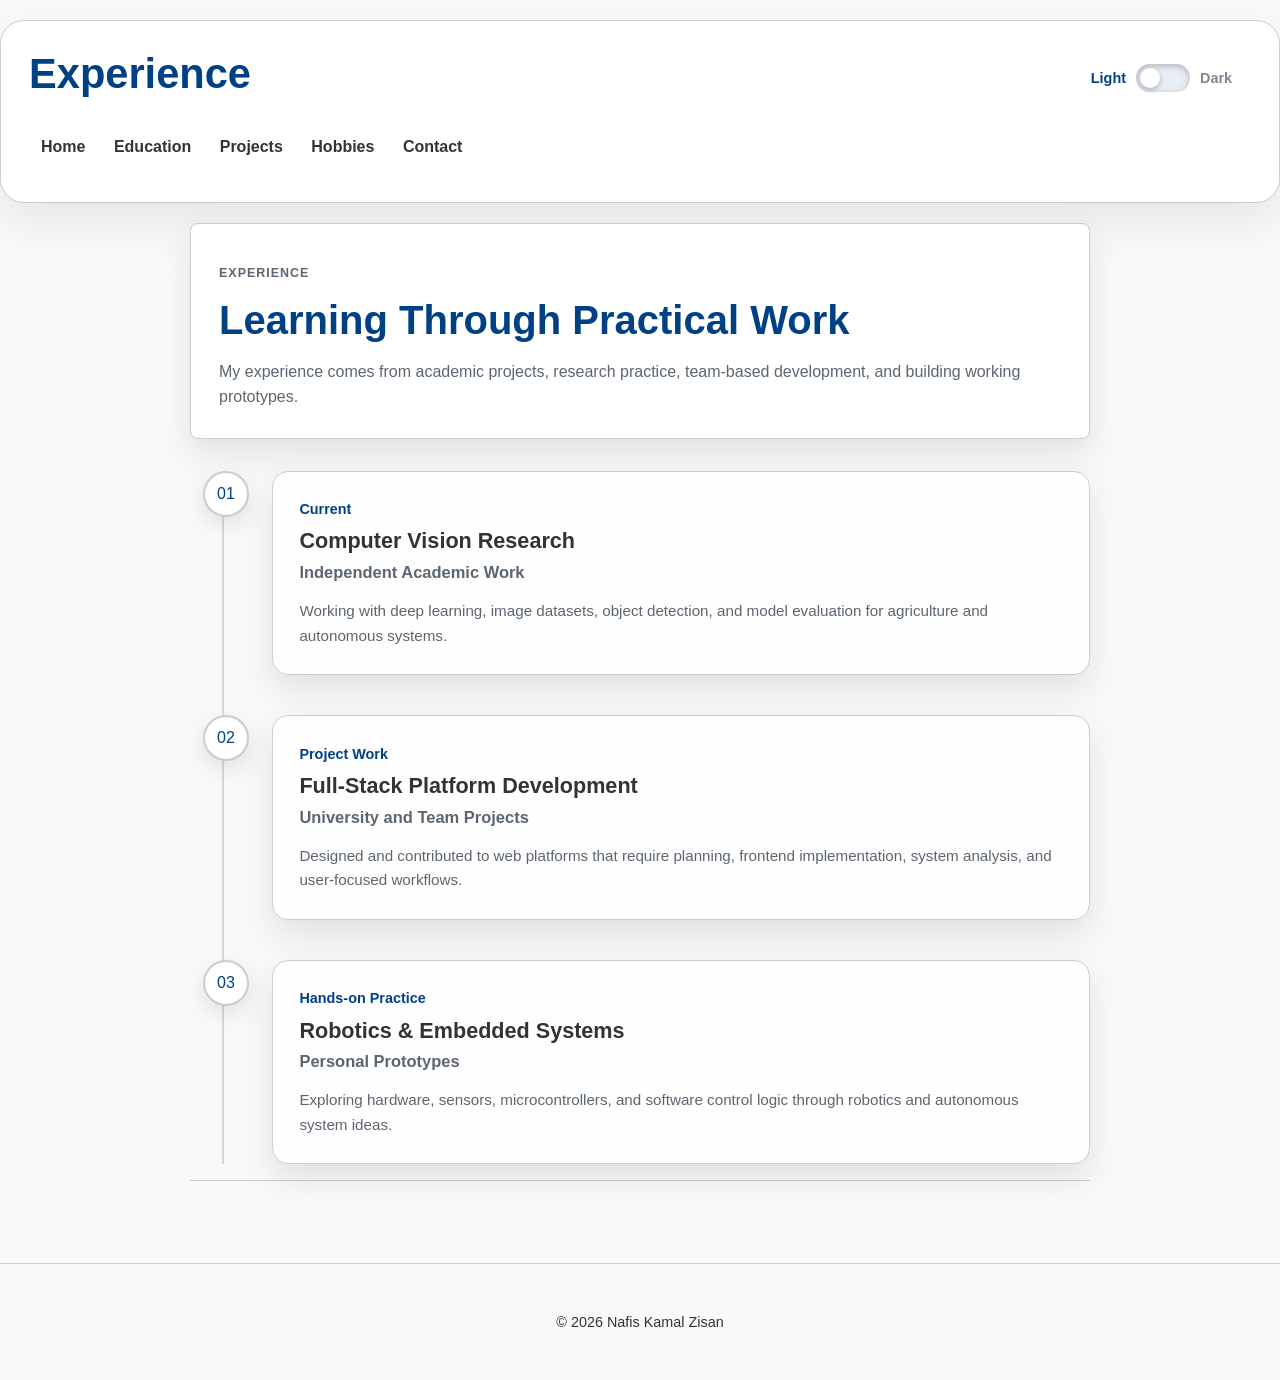
<file: experience.html>
<!DOCTYPE html>
<html lang="en">
<head>
    <meta charset="UTF-8">
    <meta name="viewport" content="width=device-width, initial-scale=1.0">
    <title>Experience | Nafis Kamal Zisan</title>
    <link rel="stylesheet" href="style.css">
    <script src="theme.js" defer></script>
</head>
<body class="light-mode">
    <header>
        <h1>Experience</h1>
        <button id="theme-toggle" class="theme-toggle" type="button">
            <span class="theme-toggle__label theme-toggle__label--light">Light</span>
            <span class="theme-toggle__track">
                <span class="theme-toggle__thumb"></span>
            </span>
            <span class="theme-toggle__label theme-toggle__label--dark">Dark</span>
        </button>
        <nav>
            <ul>
                <li><a href="index.html">Home</a></li>
                <li><a href="index.html#education">Education</a></li>
                <li><a href="projects.html">Projects</a></li>
                <li><a href="hobbies.html">Hobbies</a></li>
                <li><a href="index.html#contact">Contact</a></li>
            </ul>
        </nav>
    </header>

    <main>
        <section class="page-hero">
            <p class="section-kicker">Experience</p>
            <h2>Learning Through Practical Work</h2>
            <p>My experience comes from academic projects, research practice, team-based development, and building working prototypes.</p>
        </section>

        <section>
            <div class="education-timeline">
                <article class="education-item">
                    <div class="education-icon" aria-hidden="true">01</div>
                    <div class="education-card">
                        <span class="edu-period">Current</span>
                        <h3 class="edu-degree">Computer Vision Research</h3>
                        <div class="edu-institution">Independent Academic Work</div>
                        <p class="edu-desc">Working with deep learning, image datasets, object detection, and model evaluation for agriculture and autonomous systems.</p>
                    </div>
                </article>

                <article class="education-item">
                    <div class="education-icon" aria-hidden="true">02</div>
                    <div class="education-card">
                        <span class="edu-period">Project Work</span>
                        <h3 class="edu-degree">Full-Stack Platform Development</h3>
                        <div class="edu-institution">University and Team Projects</div>
                        <p class="edu-desc">Designed and contributed to web platforms that require planning, frontend implementation, system analysis, and user-focused workflows.</p>
                    </div>
                </article>

                <article class="education-item">
                    <div class="education-icon" aria-hidden="true">03</div>
                    <div class="education-card">
                        <span class="edu-period">Hands-on Practice</span>
                        <h3 class="edu-degree">Robotics & Embedded Systems</h3>
                        <div class="edu-institution">Personal Prototypes</div>
                        <p class="edu-desc">Exploring hardware, sensors, microcontrollers, and software control logic through robotics and autonomous system ideas.</p>
                    </div>
                </article>
            </div>
        </section>
    </main>

    <footer>
        <p>&copy; 2026 Nafis Kamal Zisan</p>
    </footer>
</body>
</html>
</file>
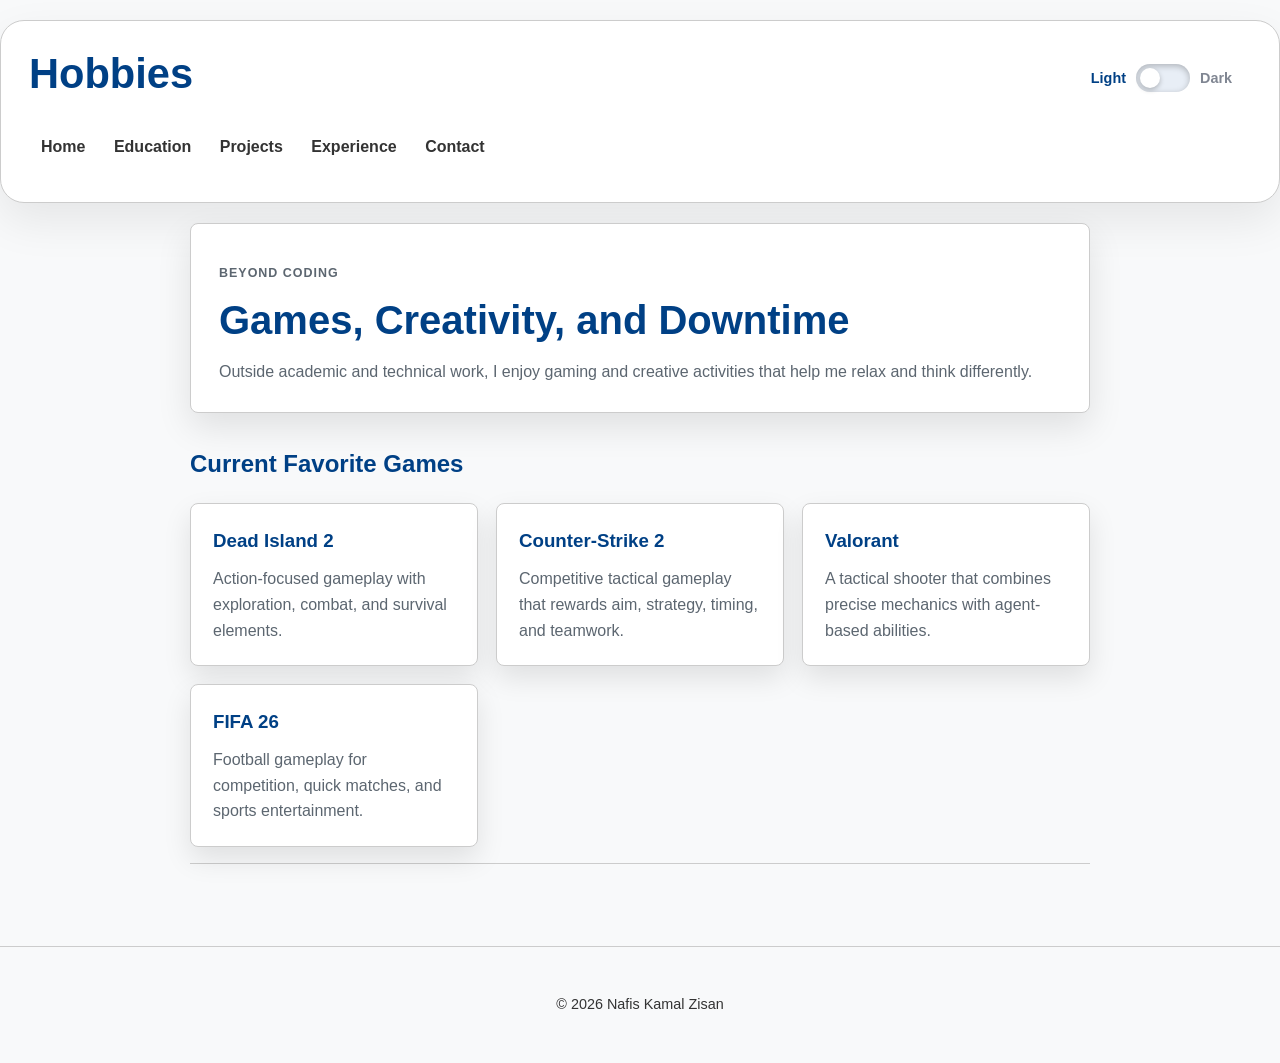
<file: hobbies.html>
<!DOCTYPE html>
<html lang="en">
<head>
    <meta charset="UTF-8">
    <meta name="viewport" content="width=device-width, initial-scale=1.0">
    <title>Hobbies | Nafis Kamal Zisan</title>
    <link rel="stylesheet" href="style.css">
    <script src="theme.js" defer></script>
</head>
<body class="light-mode">
    <header>
        <h1>Hobbies</h1>
        <button id="theme-toggle" class="theme-toggle" type="button">
            <span class="theme-toggle__label theme-toggle__label--light">Light</span>
            <span class="theme-toggle__track">
                <span class="theme-toggle__thumb"></span>
            </span>
            <span class="theme-toggle__label theme-toggle__label--dark">Dark</span>
        </button>
        <nav>
            <ul>
                <li><a href="index.html">Home</a></li>
                <li><a href="index.html#education">Education</a></li>
                <li><a href="projects.html">Projects</a></li>
                <li><a href="experience.html">Experience</a></li>
                <li><a href="index.html#contact">Contact</a></li>
            </ul>
        </nav>
    </header>

    <main>
        <section class="page-hero">
            <p class="section-kicker">Beyond Coding</p>
            <h2>Games, Creativity, and Downtime</h2>
            <p>Outside academic and technical work, I enjoy gaming and creative activities that help me relax and think differently.</p>
        </section>

        <section>
            <h2>Current Favorite Games</h2>
            <div class="detail-grid">
                <article class="detail-card">
                    <h3>Dead Island 2</h3>
                    <p>Action-focused gameplay with exploration, combat, and survival elements.</p>
                </article>

                <article class="detail-card">
                    <h3>Counter-Strike 2</h3>
                    <p>Competitive tactical gameplay that rewards aim, strategy, timing, and teamwork.</p>
                </article>

                <article class="detail-card">
                    <h3>Valorant</h3>
                    <p>A tactical shooter that combines precise mechanics with agent-based abilities.</p>
                </article>

                <article class="detail-card">
                    <h3>FIFA 26</h3>
                    <p>Football gameplay for competition, quick matches, and sports entertainment.</p>
                </article>
            </div>
        </section>
    </main>

    <footer>
        <p>&copy; 2026 Nafis Kamal Zisan</p>
    </footer>
</body>
</html>
</file>
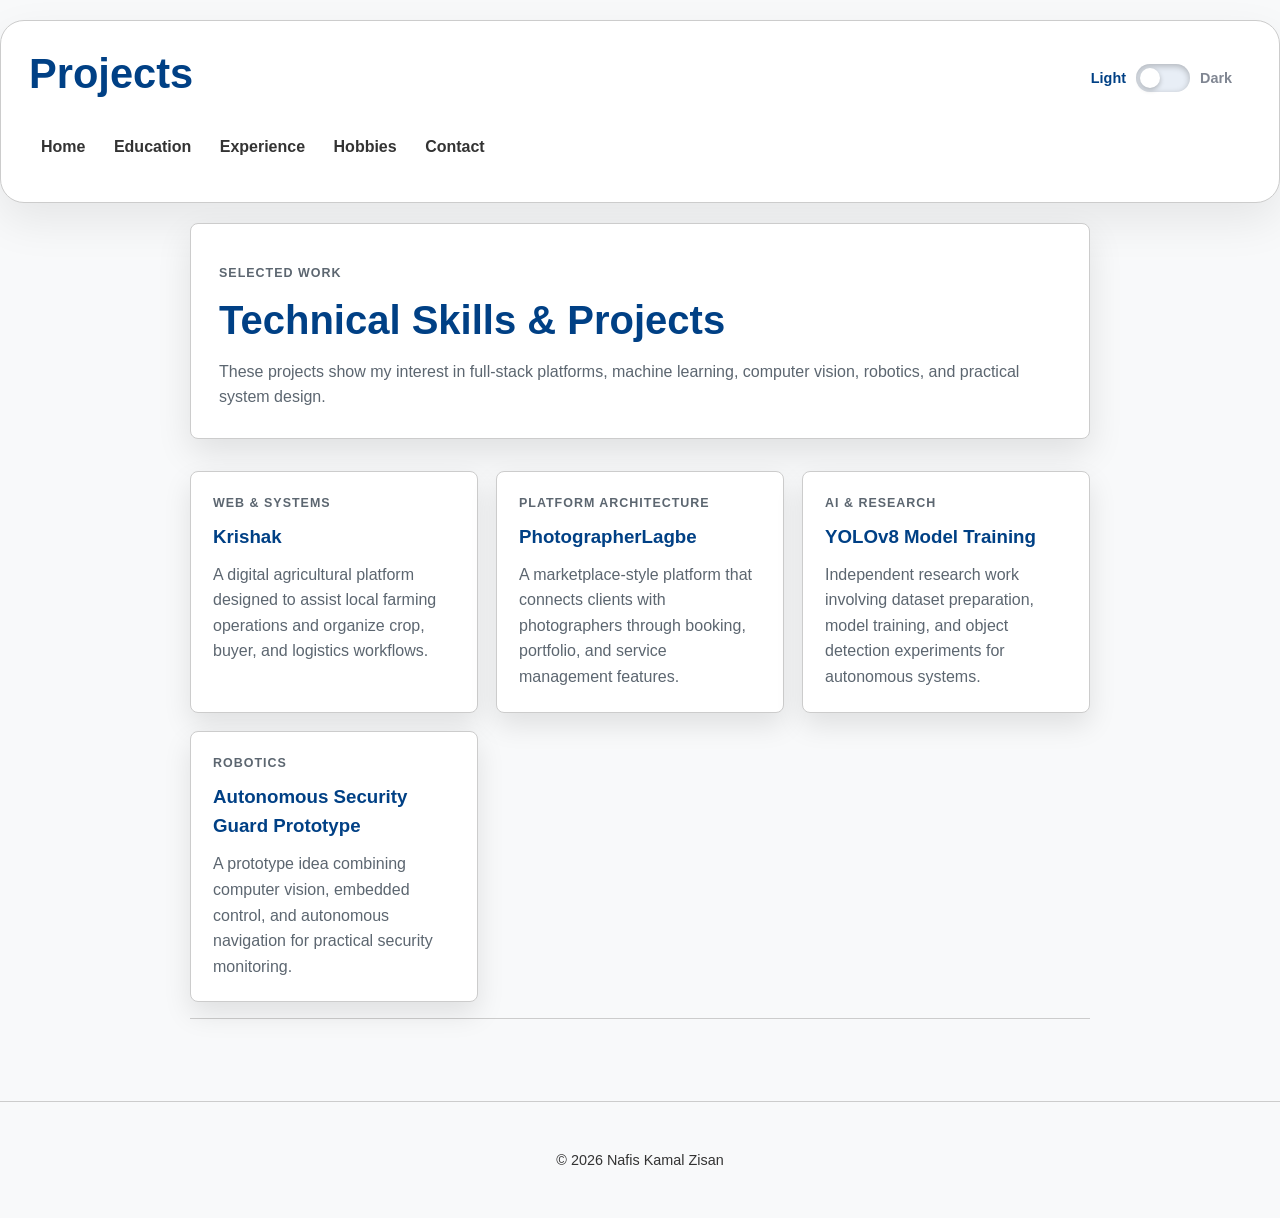
<file: projects.html>
<!DOCTYPE html>
<html lang="en">
<head>
    <meta charset="UTF-8">
    <meta name="viewport" content="width=device-width, initial-scale=1.0">
    <title>Projects | Nafis Kamal Zisan</title>
    <link rel="stylesheet" href="style.css">
    <script src="theme.js" defer></script>
</head>
<body class="light-mode">
    <header>
        <h1>Projects</h1>
        <button id="theme-toggle" class="theme-toggle" type="button">
            <span class="theme-toggle__label theme-toggle__label--light">Light</span>
            <span class="theme-toggle__track">
                <span class="theme-toggle__thumb"></span>
            </span>
            <span class="theme-toggle__label theme-toggle__label--dark">Dark</span>
        </button>
        <nav>
            <ul>
                <li><a href="index.html">Home</a></li>
                <li><a href="index.html#education">Education</a></li>
                <li><a href="experience.html">Experience</a></li>
                <li><a href="hobbies.html">Hobbies</a></li>
                <li><a href="index.html#contact">Contact</a></li>
            </ul>
        </nav>
    </header>

    <main>
        <section class="page-hero">
            <p class="section-kicker">Selected Work</p>
            <h2>Technical Skills & Projects</h2>
            <p>These projects show my interest in full-stack platforms, machine learning, computer vision, robotics, and practical system design.</p>
        </section>

        <section>
            <div class="detail-grid">
                <article class="detail-card">
                    <span class="detail-meta">Web & Systems</span>
                    <h3>Krishak</h3>
                    <p>A digital agricultural platform designed to assist local farming operations and organize crop, buyer, and logistics workflows.</p>
                </article>

                <article class="detail-card">
                    <span class="detail-meta">Platform Architecture</span>
                    <h3>PhotographerLagbe</h3>
                    <p>A marketplace-style platform that connects clients with photographers through booking, portfolio, and service management features.</p>
                </article>

                <article class="detail-card">
                    <span class="detail-meta">AI & Research</span>
                    <h3>YOLOv8 Model Training</h3>
                    <p>Independent research work involving dataset preparation, model training, and object detection experiments for autonomous systems.</p>
                </article>

                <article class="detail-card">
                    <span class="detail-meta">Robotics</span>
                    <h3>Autonomous Security Guard Prototype</h3>
                    <p>A prototype idea combining computer vision, embedded control, and autonomous navigation for practical security monitoring.</p>
                </article>
            </div>
        </section>
    </main>

    <footer>
        <p>&copy; 2026 Nafis Kamal Zisan</p>
    </footer>
</body>
</html>
</file>
<file: style.css>
/* Variables for Light and Dark Mode */
:root {
    --bg-color: #f8f9fa;
    --text-color: #333333;
    --primary-color: #004085;
    --table-bg: #ffffff;
    --table-border: #cccccc;
    --surface-color: #ffffff;
    --surface-shadow: rgba(0, 0, 0, 0.1);
    --muted-text: #5c6670;
    --toggle-bg: #e8eef6;
    --toggle-thumb: #ffffff;
    --toggle-text: #1f2937;
    --toggle-label-muted: #6b7280;
    --toggle-active: #004085;
}

body.dark-mode {
    --bg-color: #121212;
    --text-color: #e0e0e0;
    --primary-color: #0056b3;
    --table-bg: #1e1e1e;
    --table-border: #444444;
    --surface-color: #1a1f27;
    --surface-shadow: rgba(0, 0, 0, 0.35);
    --muted-text: #b4beca;
    --toggle-bg: #17243a;
    --toggle-thumb: #e0e7ff;
    --toggle-text: #ffffff;
    --toggle-active: #8ec5ff;
}

/* Base Styles */
body {
    font-family: Arial, sans-serif;
    background-color: var(--bg-color);
    color: var(--text-color);
    line-height: 1.6;
    margin: 0;
    padding: 0;
    transition: background-color 0.3s ease, color 0.3s ease;
}

h2,
.section-kicker,
.profile-panel h2,
.about-panel h2,
.favorites-section h2,
.education-title {
    color: var(--primary-color);
}

.site-header {
    display: flex;
    flex-wrap: wrap;
    align-items: center;
    justify-content: space-between;
    gap: 18px;
    padding: 26px 28px;
    margin: 20px 0;
    background-color: var(--surface-color);
    border: 1px solid var(--table-border);
    border-radius: 24px;
    box-shadow: 0 18px 45px rgba(0, 0, 0, 0.08);
}

header {
    display: flex;
    flex-wrap: wrap;
    align-items: center;
    justify-content: space-between;
    gap: 18px;
    padding: 26px 28px;
    margin: 20px 0;
    background-color: var(--surface-color);
    border: 1px solid var(--table-border);
    border-radius: 24px;
    box-shadow: 0 18px 45px rgba(0, 0, 0, 0.08);
}

header h1 {
    margin: 0;
    font-size: clamp(2rem, 4vw, 2.6rem);
    line-height: 1.05;
    color: var(--primary-color);
}

header nav {
    flex: 1 1 100%;
}

.site-title {
    margin: 0;
    font-size: clamp(2rem, 4vw, 2.6rem);
    line-height: 1.05;
    color: var(--primary-color);
}

.site-nav {
    flex: 1 1 100%;
}

.site-nav ul {
    display: flex;
    flex-wrap: wrap;
    gap: 10px 16px;
    justify-content: flex-start;
    margin: 0;
    padding: 0;
    list-style: none;
}

.site-nav li {
    margin: 0;
}

.site-nav a {
    color: var(--text-color);
    text-decoration: none;
    font-weight: 600;
    padding: 10px 14px;
    border-radius: 999px;
    transition: background-color 0.2s ease, color 0.2s ease, transform 0.2s ease;
}

.site-nav a:hover,
.site-nav a:focus-visible {
    background-color: color-mix(in srgb, var(--primary-color) 12%, var(--surface-color));
    color: var(--primary-color);
    transform: translateY(-1px);
}

.theme-toggle {
    display: inline-flex;
    align-items: center;
    gap: 10px;
    margin-top: 8px;
    padding: 8px 12px;
    border: 1px solid rgba(255, 255, 255, 0.35);
    border-radius: 999px;
    background-color: rgba(255, 255, 255, 0.12);
    color: var(--toggle-text);
    cursor: pointer;
    font-weight: bold;
    transition: background-color 0.2s ease, border-color 0.2s ease, transform 0.2s ease;
}

.theme-toggle:hover {
    background-color: rgba(255, 255, 255, 0.2);
    transform: translateY(-1px);
}

.theme-toggle:focus-visible {
    outline: 3px solid rgba(255, 255, 255, 0.8);
    outline-offset: 3px;
}

.theme-toggle__label {
    min-width: 38px;
    font-size: 0.9rem;
    opacity: 0.8;
    color: var(--toggle-label-muted);
    transition: opacity 0.2s ease, color 0.2s ease;
}

.theme-toggle__label--light {
    text-align: right;
}

.theme-toggle__label--dark {
    text-align: left;
}

.light-mode .theme-toggle__label--light,
.dark-mode .theme-toggle__label--dark {
    color: var(--toggle-active);
    opacity: 1;
}

.light-mode .theme-toggle__label--dark,
.dark-mode .theme-toggle__label--light {
    color: var(--toggle-label-muted);
    opacity: 0.85;
}

.theme-toggle__track {
    position: relative;
    width: 54px;
    height: 28px;
    border-radius: 999px;
    background-color: var(--toggle-bg);
    box-shadow: inset 0 2px 6px rgba(0, 0, 0, 0.25);
}

.theme-toggle__thumb {
    position: absolute;
    top: 4px;
    left: 4px;
    width: 20px;
    height: 20px;
    border-radius: 50%;
    background-color: var(--toggle-thumb);
    box-shadow: 0 2px 5px rgba(0, 0, 0, 0.25);
    transition: transform 0.25s ease, background-color 0.25s ease;
}

.dark-mode .theme-toggle__thumb {
    transform: translateX(26px);
}

/* CSS Animation */
@keyframes fadeSlideUp {
    from { 
        opacity: 0; 
        transform: translateY(20px); 
    }
    to { 
        opacity: 1; 
        transform: translateY(0); 
    }
}

main {
    max-width: 900px;
    margin: 20px auto 30px;
    padding: 0 24px 20px;
    animation: fadeSlideUp 0.8s ease-out;
}

section {
    margin-bottom: 2rem;
    padding-bottom: 1rem;
    border-bottom: 1px solid var(--table-border);
}

.education-section {
    padding: 34px 0 42px;
}

.education-title {
    font-size: clamp(2rem, 5vw, 2.75rem);
    line-height: 1.1;
    margin: 0 0 2.5rem;
    color: var(--primary-color);
}

.education-timeline {
    position: relative;
    margin-left: 2rem;
    padding-left: 3rem;
    border-left: 2px solid var(--table-border);
    border-left: 2px solid color-mix(in srgb, var(--table-border) 75%, transparent);
}

.education-item {
    position: relative;
    margin-bottom: 2.5rem;
}

.education-item:last-child {
    margin-bottom: 0;
}

.education-icon {
    position: absolute;
    left: calc(-3rem - 21px);
    top: 0;
    width: 42px;
    height: 42px;
    border: 2px solid var(--table-border);
    border-radius: 50%;
    background-color: var(--surface-color);
    color: var(--primary-color);
    display: flex;
    align-items: center;
    justify-content: center;
    box-shadow: 0 8px 22px var(--surface-shadow);
    z-index: 1;
}

.education-card {
    position: relative;
    padding: 1.65rem;
    border: 1px solid var(--table-border);
    border-radius: 16px;
    background-color: var(--surface-color);
    background-color: color-mix(in srgb, var(--surface-color) 88%, transparent);
    box-shadow: 0 14px 35px var(--surface-shadow);
    transition: transform 0.25s ease, border-color 0.25s ease, background-color 0.25s ease;
}

.education-card:hover {
    transform: translateX(10px);
    border-color: var(--primary-color);
    border-color: color-mix(in srgb, var(--primary-color) 45%, var(--table-border));
}

.edu-period {
    display: block;
    margin-bottom: 0.45rem;
    color: var(--primary-color);
    font-size: 0.9rem;
    font-weight: bold;
}

.edu-degree {
    margin: 0 0 0.25rem;
    color: var(--text-color);
    font-size: 1.35rem;
    line-height: 1.25;
}

.edu-institution {
    margin-bottom: 0.85rem;
    color: var(--muted-text);
    font-size: 1.03rem;
    font-weight: bold;
}

.edu-result {
    margin: -0.25rem 0 0.75rem;
    color: var(--text-color);
    font-size: 0.95rem;
    font-weight: bold;
}

.edu-desc {
    margin: 0;
    color: var(--muted-text);
    font-size: 0.95rem;
}

.page-hero {
    padding: 28px;
    border: 1px solid var(--table-border);
    border-radius: 8px;
    background-color: var(--surface-color);
    box-shadow: 0 14px 35px var(--surface-shadow);
}

.page-hero h2 {
    margin: 0 0 10px;
    color: var(--primary-color);
    font-size: clamp(1.8rem, 4vw, 2.5rem);
    line-height: 1.15;
}

.page-hero p:last-child {
    margin-bottom: 0;
    color: var(--muted-text);
}

.detail-grid {
    display: grid;
    grid-template-columns: repeat(auto-fit, minmax(220px, 1fr));
    gap: 18px;
}

.detail-card {
    padding: 22px;
    border: 1px solid var(--table-border);
    border-radius: 8px;
    background-color: var(--surface-color);
    box-shadow: 0 12px 28px var(--surface-shadow);
    transition: transform 0.2s ease, border-color 0.2s ease;
}

.detail-card:hover {
    transform: translateY(-5px);
    border-color: var(--primary-color);
}

.detail-card h3 {
    margin: 0 0 10px;
    color: var(--primary-color);
}

.detail-card p {
    margin: 0;
    color: var(--muted-text);
}

.detail-meta {
    display: block;
    margin-bottom: 8px;
    color: var(--muted-text);
    font-size: 0.78rem;
    font-weight: bold;
    letter-spacing: 0.08em;
    text-transform: uppercase;
}

.intro-section {
    display: grid;
    grid-template-columns: minmax(190px, 240px) 1fr;
    gap: 28px;
    align-items: center;
    padding: 24px;
    border: 1px solid var(--table-border);
    border-radius: 8px;
    background-color: var(--surface-color);
    box-shadow: 0 14px 35px var(--surface-shadow);
}

.profile-panel {
    text-align: center;
    padding: 18px;
    border-right: 1px solid var(--table-border);
}

.profile-panel h2 {
    margin: 12px 0 8px;
}

.profile-panel p {
    margin: 0;
    color: var(--muted-text);
}

.about-panel h2 {
    margin: 4px 0 12px;
    color: var(--primary-color);
    line-height: 1.2;
}

.about-panel p {
    margin: 0;
}

.section-kicker {
    color: var(--muted-text);
    font-size: 0.78rem;
    font-weight: bold;
    letter-spacing: 0.08em;
    text-transform: uppercase;
}

/* Navigation */
nav ul {
    list-style: none;
    padding: 0;
    margin-top: 15px;
}

nav ul li {
    display: inline;
    margin: 0 12px;
}

nav ul li a {
    color: var(--text-color);
    text-decoration: none;
    font-weight: bold;
    transition: opacity 0.2s, color 0.2s;
}

nav ul li a:hover {
    opacity: 0.8;
    text-decoration: underline;
}

/* Images */
.profile-img {
    width: 150px;
    height: 150px;
    border-radius: 50%;
    object-fit: cover;
    display: block;
    margin: 0 auto 15px;
    border: 4px solid var(--table-bg);
    box-shadow: 0 8px 22px var(--surface-shadow);
}

/* Typography elements */
blockquote {
    font-style: italic;
    border-left: 4px solid var(--primary-color);
    padding-left: 15px;
    color: #555;
}

.dark-mode blockquote {
    color: #bbb;
}

.favorite-quote {
    margin: 22px 0;
    padding: 18px 20px;
    border-left: 4px solid var(--primary-color);
    border-radius: 8px;
    background-color: var(--surface-color);
    box-shadow: 0 10px 24px var(--surface-shadow);
}

.favorite-quote p {
    margin: 0 0 8px;
}

.favorite-quote cite {
    display: block;
    color: var(--muted-text);
    font-size: 0.9rem;
    font-style: normal;
    font-weight: bold;
}

.favorites-list {
    padding-left: 1.4rem;
}

.favorites-list li {
    margin: 0.4rem 0;
}

.favorites-section {
    padding: 28px;
    border: 1px solid var(--table-border);
    border-radius: 8px;
    background-color: var(--surface-color);
    box-shadow: 0 14px 35px var(--surface-shadow);
}

.favorites-section h2 {
    margin: 0 0 18px;
    color: var(--primary-color);
}

.movie-list {
    display: grid;
    grid-template-columns: repeat(auto-fit, minmax(140px, 1fr));
    gap: 18px;
    margin: 0;
    padding-left: 0;
    list-style: none;
}

.movie-list li {
    position: relative;
    padding: 12px;
    border: 1px solid var(--table-border);
    border-radius: 8px;
    background-color: var(--table-bg);
    box-shadow: 0 10px 24px var(--surface-shadow);
    transition: transform 0.2s ease, border-color 0.2s ease;
}

.movie-list li:hover {
    transform: translateY(-5px);
    border-color: var(--primary-color);
}

.movie-card img {
    display: block;
    width: 100%;
    aspect-ratio: 2 / 3;
    object-fit: cover;
    margin-bottom: 10px;
    border-radius: 6px;
    border: 1px solid var(--table-border);
}

.movie-card span {
    display: block;
    color: var(--text-color);
    font-weight: bold;
    line-height: 1.3;
}


/* Responsive Table */
.table-responsive {
    overflow-x: auto;
}

table {
    width: 100%;
    border-collapse: collapse;
    margin-top: 15px;
    background-color: var(--table-bg);
}

table, th, td {
    border: 1px solid var(--table-border);
}

th, td {
    padding: 12px;
    text-align: left;
}

td p {
    margin: 0 0 8px;
}

td p:last-child {
    margin-bottom: 0;
}

/* Table Hover and Striping */
tr:nth-child(even) {
    background-color: rgba(0, 0, 0, 0.03);
}

.dark-mode tr:nth-child(even) {
    background-color: rgba(255, 255, 255, 0.03);
}

tr:hover {
    background-color: rgba(0, 64, 133, 0.1);
}

.merged-row {
    text-align: center;
    background-color: rgba(0, 0, 0, 0.02);
}

/* Forms and Buttons */
form {
    display: flex;
    flex-direction: column;
    gap: 12px;
    max-width: 400px;
}

input, textarea {
    padding: 10px;
    border: 1px solid var(--table-border);
    border-radius: 4px;
    background-color: var(--table-bg);
    color: var(--text-color);
}

.btn {
    background-color: var(--primary-color);
    color: white;
    border: none;
    padding: 10px 20px;
    cursor: pointer;
    border-radius: 4px;
    font-weight: bold;
    transition: transform 0.2s ease, background-color 0.2s;
}

.btn:hover {
    transform: scale(1.03);
}

/* Footer */
footer {
    text-align: center;
    padding: 2rem;
    font-size: 0.9em;
    border-top: 1px solid var(--table-border);
}

@media (max-width: 768px) {
    .site-header {
        justify-content: center;
        text-align: center;
    }

    .site-nav ul {
        justify-content: center;
    }
}

@media (max-width: 520px) {
    .intro-section {
        grid-template-columns: 1fr;
        gap: 18px;
        padding: 20px;
    }

    .profile-panel {
        border-right: 0;
        border-bottom: 1px solid var(--table-border);
        padding: 0 0 18px;
    }

    .about-panel h2 {
        font-size: 1.35rem;
    }

    .theme-toggle {
        gap: 8px;
        padding: 7px 10px;
    }

    .theme-toggle__label {
        min-width: 32px;
        font-size: 0.82rem;
    }

    .education-title {
        margin-bottom: 2rem;
    }

    .education-timeline {
        margin-left: 0.9rem;
        padding-left: 2rem;
    }

    .education-icon {
        left: calc(-2rem - 18px);
        width: 36px;
        height: 36px;
    }

    .education-card {
        padding: 1.25rem;
        border-radius: 12px;
    }

    .education-card:hover {
        transform: translateX(4px);
    }

    .edu-degree {
        font-size: 1.15rem;
    }
}
</file>
